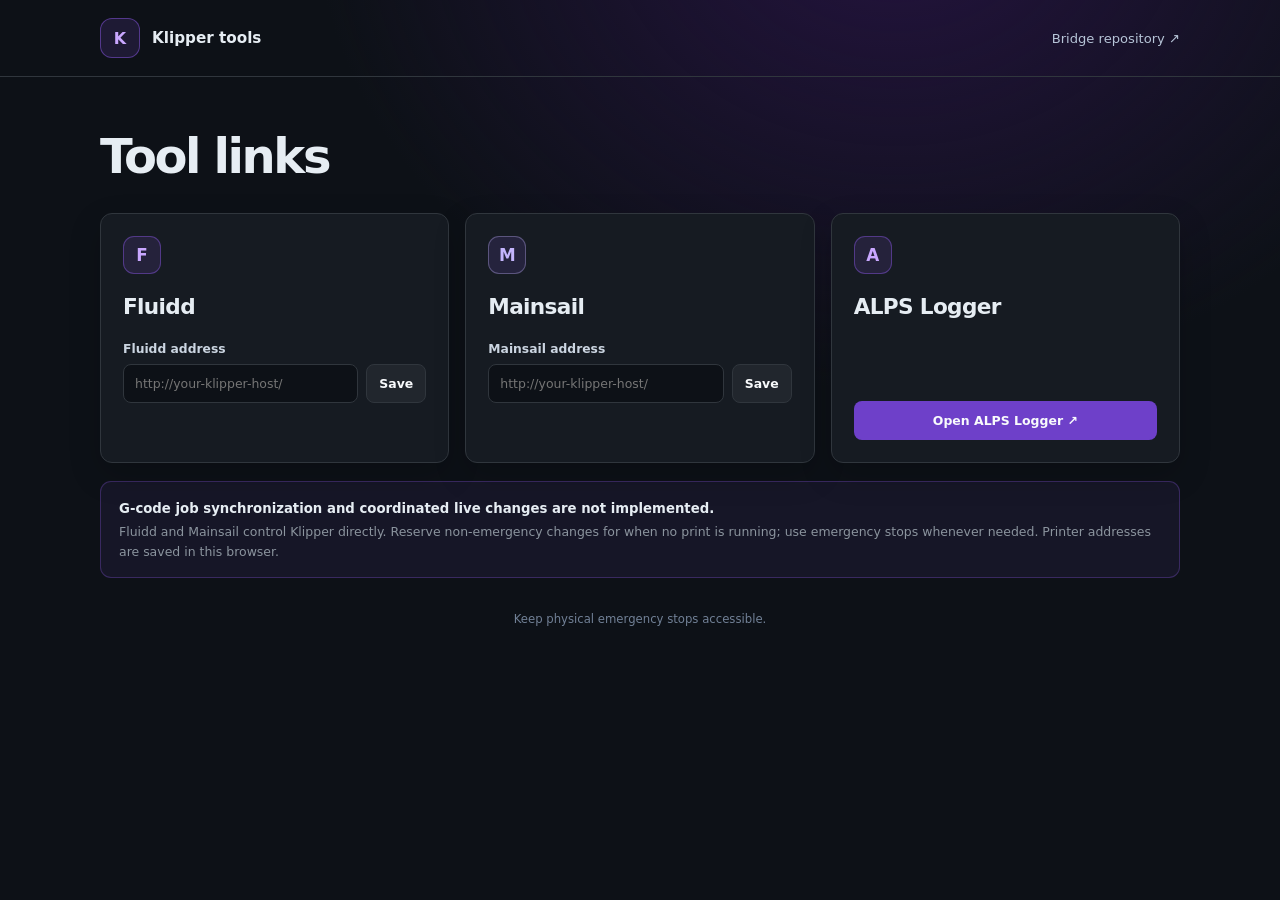
<file: docs/index.html>
<!doctype html>
<html lang="en">
  <head>
    <meta charset="utf-8">
    <meta name="viewport" content="width=device-width, initial-scale=1">
    <meta name="theme-color" content="#0d1117">
    <title>Robot Fabrication Tools</title>
    <link rel="stylesheet" href="./style.css">
  </head>
  <body>
    <header>
      <a class="brand" href="./" aria-label="Robot Fabrication Tools home">
        <span class="brand-mark">K</span>
        <strong>Klipper tools</strong>
      </a>
      <a class="github-link" href="https://github.com/CrispyButtermilkChickenSalad/Klipper-ROS2-Bridge" target="_blank" rel="noopener noreferrer">Bridge repository ↗</a>
    </header>

    <main>
      <section class="intro">
        <h1>Tool links</h1>
      </section>

      <section class="tool-grid" aria-label="Available tools">
        <article class="tool-card printer-card">
          <div class="card-top">
            <span class="icon">F</span>
          </div>
          <h2>Fluidd</h2>
          <form data-printer="fluidd">
            <label for="fluidd-url">Fluidd address</label>
            <div class="url-row">
              <input id="fluidd-url" type="url" placeholder="http://your-klipper-host/" autocomplete="url" spellcheck="false">
              <button type="submit" class="button secondary">Save</button>
            </div>
            <p id="fluidd-message" class="message" aria-live="polite"></p>
            <a id="fluidd-open" class="button primary open-link" hidden target="_blank" rel="noopener noreferrer">Open Fluidd ↗</a>
          </form>
        </article>

        <article class="tool-card printer-card">
          <div class="card-top">
            <span class="icon mainsail-icon">M</span>
          </div>
          <h2>Mainsail</h2>
          <form data-printer="mainsail">
            <label for="mainsail-url">Mainsail address</label>
            <div class="url-row">
              <input id="mainsail-url" type="url" placeholder="http://your-klipper-host/" autocomplete="url" spellcheck="false">
              <button type="submit" class="button secondary">Save</button>
            </div>
            <p id="mainsail-message" class="message" aria-live="polite"></p>
            <a id="mainsail-open" class="button primary open-link" hidden target="_blank" rel="noopener noreferrer">Open Mainsail ↗</a>
          </form>
        </article>

        <article class="tool-card alps-card">
          <div class="card-top">
            <span class="icon alps-icon">A</span>
          </div>
          <h2>ALPS Logger</h2>
          <a class="button primary open-link alps-open" href="https://crispybuttermilkchickensalad.github.io/ALPS-logger/" target="_blank" rel="noopener noreferrer">Open ALPS Logger ↗</a>
        </article>
      </section>

      <aside class="boundary">
        <div>
        <strong>G-code job synchronization and coordinated live changes are not implemented.</strong>
        <p>Fluidd and Mainsail control Klipper directly. Reserve non-emergency changes for when no print is running; use emergency stops whenever needed. Printer addresses are saved in this browser.</p>
        </div>
      </aside>
    </main>

    <footer>Keep physical emergency stops accessible.</footer>
    <script src="./app.js" defer></script>
  </body>
</html>
</file>
<file: docs/style.css>
:root {
  color-scheme: dark;
  font-family: Inter, ui-sans-serif, system-ui, -apple-system, BlinkMacSystemFont, "Segoe UI", sans-serif;
  background: #0d1117;
  color: #e6edf3;
  font-synthesis: none;
  --panel: #161b22;
  --line: #30363d;
  --muted: #8b949e;
  --purple: #8957e5;
}

* { box-sizing: border-box; }
body { min-width: 320px; margin: 0; background: radial-gradient(ellipse at 70% -15%, #24133f 0, transparent 46%), #0d1117; }
header { display: flex; align-items: center; justify-content: space-between; gap: 16px; padding: 18px max(24px, calc((100vw - 1080px) / 2)); border-bottom: 1px solid var(--line); }
.brand { display: inline-flex; align-items: center; gap: 12px; color: inherit; text-decoration: none; }
.brand-mark { display: grid; width: 40px; height: 40px; place-items: center; border: 1px solid rgba(137, 87, 229, .5); border-radius: 12px; background: rgba(137, 87, 229, .14); color: #c9a7ff; font-weight: 850; }
.brand strong { font-size: .95rem; }
.github-link { color: #b6c4d7; font-size: .82rem; text-decoration: none; }
.github-link:hover { color: #c9a7ff; }
main { width: min(1080px, calc(100% - 40px)); margin: 54px auto 34px; }
.intro { max-width: 640px; margin-bottom: 32px; }
h1 { margin: 0; font-size: clamp(2rem, 5vw, 3rem); line-height: 1.05; letter-spacing: -.05em; }
.tool-grid { display: grid; grid-template-columns: repeat(3, 1fr); gap: 16px; }
.tool-card { display: flex; min-height: 240px; flex-direction: column; padding: 22px; border: 1px solid var(--line); border-radius: 12px; background: var(--panel); box-shadow: 0 12px 32px rgba(0, 0, 0, .18); }
.card-top { display: flex; align-items: center; justify-content: space-between; }
.icon { display: grid; width: 38px; height: 38px; place-items: center; border: 1px solid rgba(137, 87, 229, .45); border-radius: 11px; background: rgba(137, 87, 229, .13); color: #c9a7ff; font-size: 1.05rem; font-weight: 850; }
.mainsail-icon { color: #c4b5fd; border-color: rgba(196, 181, 253, .34); background: rgba(139, 92, 246, .13); }
.alps-icon { color: #c9a7ff; border-color: rgba(137, 87, 229, .45); background: rgba(137, 87, 229, .13); }
h2 { margin: 20px 0 8px; font-size: 1.35rem; letter-spacing: -.03em; }
.tool-card > p, form > p { color: var(--muted); font-size: .84rem; line-height: 1.55; }
form { display: flex; flex: 1; flex-direction: column; margin-top: 7px; }
label { margin: 8px 0; color: #cbd5e1; font-size: .77rem; font-weight: 700; }
.url-row { display: flex; gap: 8px; }
input { min-width: 0; flex: 1; padding: 10px 11px; border: 1px solid var(--line); border-radius: 8px; outline: none; background: #0d1117; color: #e6edf3; font: inherit; font-size: .78rem; }
input:focus { border-color: var(--purple); box-shadow: 0 0 0 3px rgba(137, 87, 229, .18); }
.button { display: inline-flex; min-height: 39px; align-items: center; justify-content: center; padding: 8px 12px; border: 1px solid transparent; border-radius: 8px; color: #f8fafc; font: inherit; font-size: .78rem; font-weight: 750; text-align: center; text-decoration: none; cursor: pointer; }
.button:hover { filter: brightness(1.13); }
.secondary { border-color: var(--line); background: #21262d; }
.primary { background: #6e40c9; }
.open-link { width: 100%; margin-top: auto; }
.open-link[hidden] { display: none; }
.message { min-height: 18px; margin: 7px 0 12px; color: var(--muted); font-size: .72rem; }
.message.error { color: #fda4af; }
.message.success { color: #86efac; }
.alps-open { margin-top: auto; }
.boundary { display: flex; gap: 13px; margin-top: 18px; padding: 16px 18px; border: 1px solid rgba(137, 87, 229, .3); border-radius: 11px; background: rgba(137, 87, 229, .08); }
.boundary strong { font-size: .83rem; }
.boundary p { margin: 5px 0 0; color: var(--muted); font-size: .78rem; line-height: 1.55; }
footer { padding: 0 20px 26px; color: #718096; text-align: center; font-size: .73rem; }
@media (max-width: 850px) { .tool-grid { grid-template-columns: 1fr 1fr; } .alps-card { grid-column: span 2; min-height: 280px; } }
@media (max-width: 580px) { header { padding: 15px 18px; } .github-link { font-size: .72rem; } main { width: calc(100% - 28px); margin-top: 36px; } .tool-grid { grid-template-columns: 1fr; } .alps-card { grid-column: auto; } .tool-card { min-height: 210px; } .boundary { padding: 14px; } }
</file>
